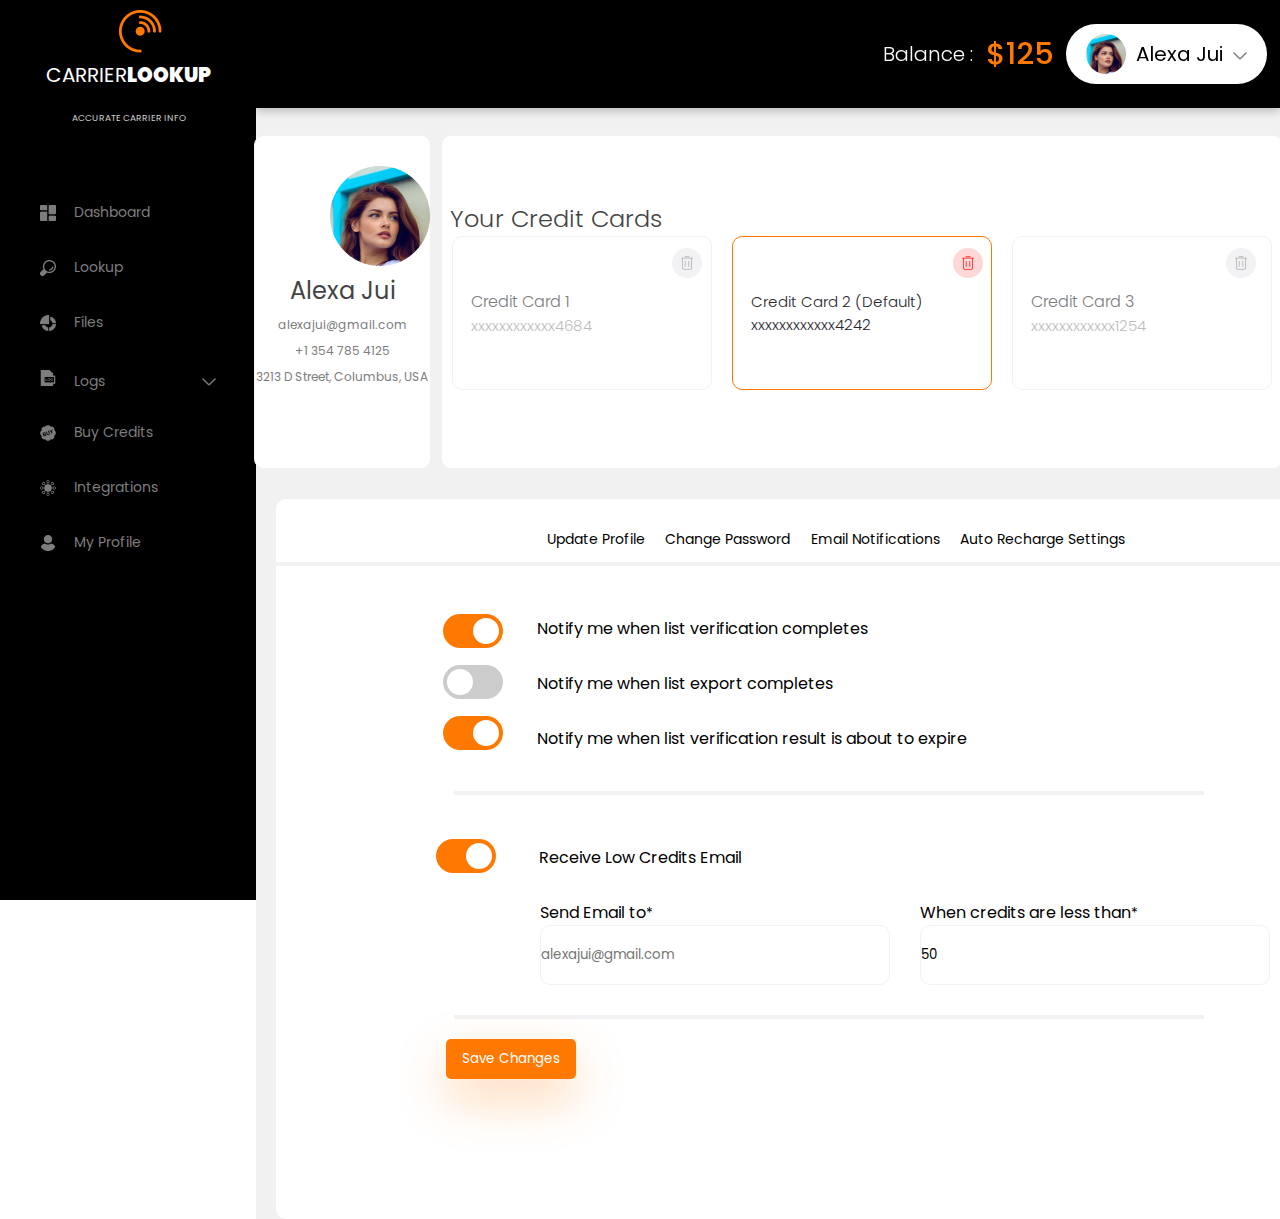
<file: index.html>
<!DOCTYPE html>
<html lang="en">

<head>
    <meta charset="UTF-8">
    <meta http-equiv="X-UA-Compatible" content="IE=edge">
    <meta name="viewport" content="width=device-width, initial-scale=1.0">
    <link href="https://fonts.googleapis.com/css2?family=Joan&family=Merriweather:ital@1&display=swap" rel="stylesheet">
    <link rel="stylesheet" href="css/styles.css">
    <title>User Panel</title>
    <style>
        @import url('https://fonts.googleapis.com/css?family=Poppins:100,200,300,400,500i,900,900i');

    </style>
</head>

<body>
    <div class="side-menu">
        <div class="brand-name">
            <img class="brand-logo" src="assets/icons/Group 6.png" alt="">
            <h1 class="brand-title">CARRIER<span class="lookup">LOOKUP</span></h1>
            <p class="carrier-info-text">ACCURATE CARRIER INFO</p>
        </div>
        <ul class="dashboard-uls">
            <li><img src="assets/icons/dashboard.png" alt="">&nbsp; &nbsp;<span>Dashboard</span> </li>
            <li><img src="assets/icons/Lookup.png" alt="">&nbsp; &nbsp;<span>Lookup</span></li>
            <li><img src="assets/icons/Dailyusage.png" alt="">&nbsp; &nbsp;<span>Files</span> </li>
            <li>
                <div class="log">
                    <div class="logs">
                        <div><img src="assets/icons/log-svgrepo-com 1.png" alt="">&nbsp; &nbsp;<span>Logs</span></div>
                        <div class="mouseover-in-icon"><img src="assets/icons/Vector 97.png" alt=""></div>
                    </div>
                    <div class="new-log">
                        <ul>
                            <li><img src="assets/icons/Single.png" alt="">&nbsp;<span
                                    class="single-lookup-size">Single/Bulk Lookup</span>
                            </li>
                            <li><img src="assets/icons/Dailyusage.png" alt="">&nbsp;<span
                                    class="single-lookup-size">Daily Usages</span>
                            </li>
                        </ul>
                    </div>
                </div>
            </li>
            <li><img src="assets/icons/Buy.png" alt="">&nbsp; &nbsp;<span>Buy Credits</span> </li>
            <li><img src="assets/icons/Integrations.png" alt="">&nbsp; &nbsp;<span>Integrations</span> </li>
            <li><img src="assets/icons/Profile.png" alt="">&nbsp; &nbsp;<span>My Profile</span></li>
        </ul>
    </div>
    <div class="container">
        <div class="header">
            <div class="nav">
                <p class="p-color">Balance : </p>
                <p class="p-color-amount">$125</p>
                <div class="user-dropdown">
                    <img src="assets/icons/unsplash_6W4F62sN_yIprofileImage.png" alt="">
                    <p class="user-name">Alexa Jui</p>
                    <ul>
                        <li>
                            <a href="#">
                                <p><img src="assets/icons//Vector 97.png" alt=""></p>
                            </a>
                            <div class="dropdown__menu">
                                <ul>
                                    <li><a href="#">My Profile</a></li>
                                    <li><a href="#">Add Fund</a></li>
                                    <li><a href="#">API Documentation</a></li>
                                    <li><a href="#">Log Out</a></li>
                                    <button class="logout-btn"><img src="assets/icons/log-out-Regular.png" alt=""> Log
                                        Out</button>
                                </ul>
                            </div>
                        </li>
                    </ul>
                </div>
            </div>
        </div>
        <div class="main-content">
            <div class="content">
                <div class="profile--card">
                    <img src="assets/icons/unsplash_6W4F62sN_yI.png" alt="">
                    <h2>Alexa Jui</h2>
                    <p>alexajui@gmail.com</p>
                    <p>+1 354 785 4125</p>
                    <p>3213 D Street, Columbus, USA</p>
                </div>
                <div class="main-cards-div">
                    <h2>Your Credit Cards</h2>
                    <div class="credit-cards-main">
                        <div class="credit--card">
                            <div class="same-card">
                                <h3 class="same-card-title">Credit Card 1</h3>
                                <p class="same-card-num">xxxxxxxxxxxx4684</p>
                            </div>
                            <img src="assets/icons/Trash.png" alt="">
                        </div>
                        <div class="different-credit--card">
                            <div class="different-card">
                                <h3 class="different-card-title">Credit Card 2 (Default)</h3>
                                <p class="different-card-num">xxxxxxxxxxxx4242</p>
                            </div>
                            <img src="assets/icons/Trashcolored.png" alt="">
                        </div>
                        <div class="credit--card">
                            <div class="same-card">
                                <h3 class="same-card-title">Credit Card 3</h3>
                                <p class="same-card-num">xxxxxxxxxxxx1254</p>
                            </div>
                            <img src="assets/icons/Trash.png" alt="">
                        </div>
                    </div>
                </div>
            </div>
        </div>
        <div class="second-main-content">
            <div class="second-content">
                <div class="content-nav">
                    <a href="#hh">Update Profile</a>
                    <a href="#hh">Change Password</a>
                    <a href="#hh">Email Notifications</a>
                    <a href="#hh">Auto Recharge Settings</a>
                </div>
                <hr class="new4">
                <div class="sliders-switches">
                    <div class="swtiches">
                        <div>
                            <label class="switch">
                                <input type="checkbox" checked>
                                <span class="slider round"></span>
                            </label>
                        </div>
                        <div>
                            <label class="switch">
                                <input type="checkbox">
                                <span class="slider round"></span>
                            </label>
                        </div>
                        <div>
                            <label class="switch">
                                <input type="checkbox" checked>
                                <span class="slider round"></span>
                            </label>
                        </div>
                    </div>
                    <div class="slider-texts">
                        <p>Notify me when list verification completes</p>
                        <p>Notify me when list export completes</p>
                        <p>Notify me when list verification result is about to expire</p>
                    </div>
                </div>
                <hr class="new5">
                <div class="form-section">
                    <div class="single-swtich-slide">
                        <div class="swtiches">
                            <div>
                                <label class="switch">
                                    <input type="checkbox" checked>
                                    <span class="slider round"></span>
                                </label>
                            </div>
                        </div>
                        <div class="slider-texts text-paragraph">
                            <p>Receive Low Credits Email</p>
                        </div>
                    </div>
                    <div class="forms">
                        <form>
                            <div class="form-div">
                                <label for="fname">Send Email to<span>*</span></label> <br>
                                <input type="text" placeholder="alexajui@gmail.com" id="fname" name="fname">
                            </div>
                            <div class="form-div">
                                <label for="fname">When credits are less than<span>*</span></label> <br>
                                <input type="text" value="50" id="fname" name="fname">
                            </div>
                        </form>
                    </div>
                </div>
                <hr class="new5">
                <button class="save-btn">Save Changes</button>
            </div>
        </div>
    </div>
    <script>
        const logs = document.querySelectorAll(".log");
        logs.forEach(log => {
            log.addEventListener('click', () => {
                log.classList.toggle("active");
            })
        })
    </script>
</body>

</html>
</file>
<file: css/styles.css>
* {
    margin: 0;
    padding: 0;
    box-sizing: border-box;
    font-family: 'Poppins';

}

html,
body {
    min-height: 100vh;
    overflow-x: hidden;
}

a {
    text-decoration: none;
}

li {
    list-style: none;
}

h1,
h2 {
    color: #444;
}

h3 {
    color: #999;

}

.title {
    display: flex;
    align-items: center;
    justify-content: space-around;
    padding: 15px 10px;
    border-bottom: 2px solid #999;
}

table {
    padding: 10px;
}

th,
td {
    text-align: left;
    padding: 8px;
}
/* Dashboard start */
.side-menu {
    position: fixed;
    background: #000000;
    width: 20vw;
    min-height: 100vh;
    display: flex;
    flex-direction: column;

}

.side-menu li {
    font-size: 24px;
    padding: 10px 40px;
    color: #7D7D7E;
    ;
    display: flex;
    align-items: center;
}

.side-menu li:hover {
    color: #FFFFFF;
}
/* Dashboard end */

/* Nav start*/
.container {
    position: absolute;
    right: 0;
    width: 80vw;
    height: 100vh;
    background: #f1f1f1;
    /* overflow: hidden; */
    flex-wrap: wrap;

}

.container .header {
    position: fixed;
    top: 0;
    right: 0;
    width: 80vw;
    height: 12vh;
    background: black;
    display: flex;
    align-items: center;
    justify-content: center;
    box-shadow: 0 4px 8px 0 rgba(0, 0, 0, 0.2);
    z-index: 1;
}
.nav {
    flex: 2;
    display: flex;
    align-items: center;
    justify-content: space-evenly;
    margin-left: 60%;
}

.user-dropdown {
    background-color: white;
    background: #FFFFFF;
    box-shadow: 0px 10px 20px rgba(0, 0, 0, 0.07);
    border-radius: 45px;
    padding: 10px 20px;
    display: flex;
    align-items: center;
    justify-content: center;
}

.user-dropdown p {
    margin-left: 10px;
}

.p-color {
    color: white;
    font-size: 20px;
    font-weight: 300;
}

.p-color-amount {
    color: white;
    color: #FF7901;
    font-family: 'Poppins';
    font-size: 30px;
    font-weight: 500;
}

.user-name {
    font-size: 20px;
    font-weight: 400;
}

.nav ul {
    list-style: none;
    display: flex;
}

.nav ul li {
    /* padding: 10px 30px; */
    position: relative;
}

.nav ul li:hover .dropdown__menu {
    display: block;
    position: absolute;
    /* left: 0; */
    right: -29px;
    top: 100%;
    width: 200px;
    background: wheat;
    margin-top: 20px;
    background: #FFFFFF;
    /* #F2F2F4 */

    border: 1px solid #F2F2F4;
    box-shadow: 0px 30px 20px -20px rgba(198, 211, 232, 0.2);
    border-radius: 10px;
}

.dropdown__menu ul {
    display: block;
    margin: 10px;
    font-size: 13px;
}

.dropdown__menu ul li {
    width: 150px;
    padding: 10px;

}

.dropdown__menu {
    display: none;
}

.logout-btn {
    border: none;
    display: flex;
    flex-direction: row;
    justify-content: center;
    align-items: center;
    padding: 10px 16px;
    gap: 6px;
    width: 160px;
    height: 48px;
    margin-left: 7px;
    /* left: 20px; */
    top: 229px;
    color: #FF5E5E;
    background: rgba(255, 1, 1, 0.1);
    border-radius: 5px;
}

.dropdown__menu ul li a {
    text-decoration: none;
    color: #7D7D7E;
}
/* Nav end*/

/* Dashboard start */
.brand-title {
    font-size: 20px;
    color: white;
    font-weight: 400;
    height: 10vh;
    text-align: center;
}

.lookup {
    font-weight: 900;
    font-size: 20px;
}

.brand-name {
    margin-top: 10px;
}

.carrier-info-text {
    color: #ffffffd0;
    ;
    font-size: 9px;
    text-align: center;
    margin-top: -38px;
}

.dashboard-uls {
    margin-top: 60px;
}

.brand-logo {
    margin-left: 118px;
}

/** Side accordion start **/
section {
    min-height: 100vh;
    width: 80%;
    margin: 0 auto;
    display: flex;
    flex-direction: column;
    align-items: center;
}

.title {
    font-size: 3rem;
    margin: 2rem 0rem;
}

.new-log {
    max-height: 0;
    overflow: hidden;
    transition: 0.1s;
}

.log.active .new-log {
    max-height: 300px;

}

.logs {
    display: flex;
    justify-content: space-between;
    align-items: center;
}

.single-lookup-size {
    font-size: 9px;
    color: #FFFFFF;

}

span {
    font-size: 14px;
}

.mouseover-in-icon:hover {
    cursor: pointer;
}

/** Side accordion end**/
/* Dashboard end */

/* Content first part nav start */
.profile--card h2,
p {
    text-align: center;
    font-weight: 200px;
}

.profile--card h2 {
    font-weight: 400;
}

.profile--card p {
    color: #7D7D7E;
    font-weight: 400;
    margin-top: 8px;
    font-size: 12px;
}

.profile--card {
    background: white;
    width: 250px;
    height: 334px;
    margin-top: 15vh;
    border: 1px solid #F2F2F4;
    border-radius: 10px;
}

.profile--card img {
    margin-top: 30px;
    margin-left: 75px;
}

.credit--card {
    border: 1px solid #F2F2F4;
    border-radius: 10px;
    background: #FFFFFF;
    width: 260px;
    height: 154px;
    display: grid;
    grid-template-columns: repeat(2, 1fr);
    align-items: center;
    justify-items: flex-start;
    margin: 0 10px;
}

.different-credit--card {
    background: #FFFFFF;
    border: 1px solid #FF7901;
    border-radius: 10px;
    width: 260px;
    height: 154px;
    display: grid;
    grid-template-columns: repeat(2, 1fr);
    align-items: center;
    justify-items: flex-start;
    margin: 0 10px;
}

.credit--card img {
    margin-left: 80px;
    margin-bottom: 100px;
}

.different-credit--card img {
    margin-left: 2px;
    margin-bottom: 100px;
}

.credit-cards-main {
    display: flex;
    justify-content: center;
    align-items: center;

}

.main-cards-div {
    background: white;
    height: 334px;
    margin-top: 15vh;
    margin-left: 10px;
    border: 1px solid #F2F2F4;
    border-radius: 10px;
    justify-content: center;
    align-items: center;
}

.main-cards-div h2 {
    margin-top: 65px;
    margin-left: 8px;
    font-weight: 300;
}

.container .content {
    position: relative;
    background: #f1f1f1;
    display: flex;
    justify-content: center;
    align-items: center;
}

.same-card-title {
    color: #7D7D7E;
    font-weight: 300;
    font-size: 16px;
}

.different-card-title {
    color: #26262E;
    font-weight: 300;
    font-size: 15px;
    width: 200px;
}

.same-card-num {
    color: #BDBDBD;
    font-weight: 300;
    font-size: 15px;
}

.different-card-num {
    color: #26262E;
    font-weight: 300;
    font-size: 15px;
    margin-right: 79px;
}

.same-card {
    margin-left: 18px;
}

.different-card {
    margin-left: 18px;

}
/* Content first part nav end */

/* Content second part nav start*/
.second-main-content {
    background: #f1f1f1;

}

.second-content {
    background: white;
    margin-top: 30px;
    width: 1100px;
    margin-left: 20px;
    min-height: 80vh;
    border-radius: 10px;
}

.content-nav {
    display: flex;
    align-items: center;
    justify-content: space-evenly;
    width: 600px;
    margin-left: 260px;
    margin-top: 30px;
    margin-bottom: 12px;
}

.content-nav a {
    margin-top: 30px;
    position: relative;
    text-decoration: none;
    padding: 0 10px;
    text-decoration: none;
    color: black;
    font-size: 14px;
    font-weight: 400;
}

.content-nav a::after {
    content: "";
    position: absolute;
    background-color: #FF7901;
    height: 3px;
    width: 0;
    left: 0;
    bottom: -14px;
}

.content-nav a:hover {
    color: #FF7901;
}

.content-nav a:hover:after {
    width: 100%;
    transition: 0.3s;
}

hr.new4 {
    border: 2px solid #F2F2F4;
}

/* Toggle swtiches start */
.sliders-switches {
    display: flex;
    align-items: center;
    justify-content: space-evenly;
    width: 530px;
    margin-left: 164px;
    margin-top: 20px;
}

.slider-texts p {
    text-align: start;
    margin-top: 30px;
    margin-bottom: 10px;
    margin-left: 30px;
}

.switch {
    position: relative;
    display: inline-block;
    width: 60px;
    height: 34px;
    margin-top: 17px;
}

.switch input {
    opacity: 0;
    width: 0;
    height: 0;
}

.slider {
    position: absolute;
    cursor: pointer;
    top: 0;
    left: 0;
    right: 0;
    bottom: 0;
    background-color: #ccc;
    -webkit-transition: .4s;
    transition: .4s;
}

.slider:before {
    position: absolute;
    content: "";
    height: 26px;
    width: 26px;
    left: 4px;
    bottom: 4px;
    background-color: white;
    -webkit-transition: .4s;
    transition: .4s;
}

input:checked+.slider {
    background: #FF7901;
}

input:focus+.slider {
    box-shadow: 0 0 1px #2196F3;
}

input:checked+.slider:before {
    -webkit-transform: translateX(26px);
    -ms-transform: translateX(26px);
    transform: translateX(26px);
}

/* Rounded sliders */
.slider.round {
    border-radius: 34px;
}

.slider.round:before {
    border-radius: 50%;
}

hr.new5 {
    border: 2px solid #F2F2F4;
    width: 750px;
    margin-left: 178px;
    margin-top: 30px;
}

.single-swtich-slide {
    display: flex;
    align-items: center;
    justify-content: space-evenly;
    width: 330px;
    margin-left: 148px;
    margin-top: 20px;
}

form input {
    border: 1px solid #F2F2F4;
    border-radius: 10px;
    width: 350px;
    height: 60px
}

form {
    display: flex;
    align-items: center;
    justify-content: center;
    margin-left: 128px;
    margin-top: 20px;
}

.form-div {
    margin-left: 30px;
}

.save-btn {
    border: none;
    background: #FF7901;
    box-shadow: 0px 20px 50px rgba(255, 121, 1, 0.3);
    border-radius: 5px;
    padding: 10px 16px;
    color: #FFFFFF;
    margin-top: 20px;
    margin-left: 170px;
}
/* Toggle swtiches end */
/* Content second part nav end*/

/* Media query for tablet start */
@media screen and (max-width:940px) {
    .side-menu li span {
        display: none;
    }

    .side-menu {
        align-items: center;

    }

    .side-menu li img {
        width: 40px;
        height: 40px;
    }

    .mouseover-in-icon {
        display: none;
    }

    /* .brand-logo,carrier-info-text{
        display: none;
    } */
    .brand-logo {
        margin-right: 100px;
    }

    .brand-title {
        font-size: 20px;
    }

    .carrier-info-text {
        font-size: 7px;
        margin-top: -85px;
    }

    .p-color {
        font-size: 20px;
    }

    .p-color-amount {
        font-size: 20px;
    }

    .user-dropdown {
        background-color: white;
        background: #FFFFFF;
        box-shadow: 0px 10px 20px rgba(0, 0, 0, 0.07);
        border-radius: 20px;
        padding: 5px 6px;
        display: flex;
        align-items: center;
        justify-content: center;
        width: 40%;
    }

    .user-name {
        font-size: 10px;
    }

    .nav {
        flex: 2;
        display: flex;
        align-items: center;
        justify-content: space-evenly;
        margin-left: 40%;
    }

    .profile--card {
        width: 600px;
    }

    .profile--card img {
        margin-left: 250px;
    }

    .content {
        flex-direction: column;

    }

    .credit-cards-main {
        flex-direction: column;

    }

    .main-cards-div {
        height: 600px;
        width: 600px;
        margin-top: 2vh;
    }

    .main-cards-div h2 {
        text-align: center;
        margin-bottom: 10px;
    }

    .second-main-content {
        display: flex;
        align-items: center;
        justify-content: center;
    }

    .second-content {
        height: 500px;
        width: 600px;
        margin-left: 0;
    }

    .content-nav {
        width: 600px;
        margin-left: 0px;
        font-size: 6px;
        text-align: center;
    }

    hr.new5 {
        border: 2px solid #F2F2F4;
        width: 100%;
        margin-left: 0px;
        margin-top: 30px;
    }

    form {
        flex-direction: column;
        margin-left: 128px;
        margin-top: 20px;
    }

    .sliders-switches {
        display: flex;
        align-items: center;
        justify-content: space-evenly;
        width: 500px;
        margin-left: 40px;
        margin-top: 20px;
    }

    .single-swtich-slide {
        display: flex;
        align-items: center;
        justify-content: space-evenly;
        width: 330px;
        margin-left: 24px;
        margin-top: 20px;
    }

    .text-paragraph p {
        margin-left: 20px;
    }

    form {
        flex-direction: column;
        margin-left: -30px;
        margin-top: 20px;
    }

    .second-content {
        min-height: 800px;
    }

}
/* Media query for tablet end */

/* Media query for mobile start */
@media screen and (max-width:536px) {
    .brand-name h1 {
        font-size: 15px;
    }

    .container .content .cards {
        justify-content: center;

    }

    .side-menu li img {
        width: 20px;
        height: 20px;
        margin-left: 40%;
    }

    .dashboard-uls {
        margin-top: 100px;
    }

    .container .content .content-2 .recent-payments table th:nth-child(2),
    .container .content .content-2 .recent-payments table td:nth-child(2) {
        display: none;
    }

    .p-color {
        font-size: 10px;
    }

    .p-color-amount {
        font-size: 10px;
    }

    .container {
        overflow: scroll;
    }

    .container .header {
        position: fixed;
        top: 0;
        right: 0;
        width: 100vw;
        height: 12vh;
        background: black;
        display: flex;
        align-items: center;
        justify-content: center;
        box-shadow: 0 4px 8px 0 rgba(0, 0, 0, 0.2);
        z-index: 1;
    }

    .user-dropdown {
        background-color: white;
        background: #FFFFFF;
        box-shadow: 0px 10px 20px rgba(0, 0, 0, 0.07);
        border-radius: 20px;
        padding: 5px 6px;
        display: flex;
        align-items: center;
        justify-content: center;
        width: 40%;
    }

    .user-name {
        font-size: 10px;
    }

    .nav {
        flex: 2;
        display: flex;
        align-items: center;
        justify-content: space-evenly;
        margin-left: 10%;
    }

    .mouseover-in-icon {
        display: none;
    }

    .logs {
        margin-left: 28%;
    }

    .new-log {
        margin-right: 13%;
    }

    .brand-logo,
    carrier-info-text {
        display: none;
    }

    .content {
        flex-direction: column;
    }

    .credit-cards-main {
        flex-direction: column;
    }

    .credit-cards-main {
        background: white;
        height: 520px;
        margin-top: 4vh;
        margin-left: 10px;
    }

    .main-cards-div {
        background: white;
        height: 334px;
        margin-top: 15vh;
        margin-left: 10px;
        border: 1px solid #F2F2F4;
        border-radius: 10px;
        justify-content: center;
        align-items: center;
    }

    .credit--card {
        margin-top: 10px;
    }

    .different-credit--card {
        margin-top: 10px;
    }

    .profile--card {
        width: 300px;
    }

    .profile--card img {
        margin-left: 100px;
    }

    .main-cards-div {
        height: 700px;
        width: 300px;
        margin-top: 2vh;
        margin-right: 10px;
    }

    .second-content {
        width: 300px;
        margin-left: 0;
        min-height: 780px;
    }

    .content-nav {
        width: 275px;
        margin-left: 5px;
        font-size: 5px;
        text-align: center;
    }
    .content-nav a{
        font-size: 5px;
    }

    .slider-texts p {
        font-size: 8px;
        margin-left: 10px;
    }

    .text-paragraph p {
        margin-left: 0;
    }

    .sliders-switches {
        display: flex;
        align-items: center;
        justify-content: space-evenly;
        width: 200px;
        margin-left: 50px;
        margin-top: 20px;
    }

    hr.new5 {
        border: 2px solid #F2F2F4;
        width: 100%;
        margin-left: 0px;
        margin-top: 30px;
    }

    .single-swtich-slide {
        display: flex;
        align-items: center;
        justify-content: space-evenly;
        width: 200px;
        margin-left: 35px;
        margin-top: 20px;
    }

    form input {
        border: 1px solid #F2F2F4;
        border-radius: 10px;
        width: 35px;
        height: 60px
    }

    form {
        flex-direction: column;
        margin-left: -30px;
        margin-top: 20px;
    }

    .form-div {
        /* margin-left: 30px; */
        margin-top: 10px;
    }

    .form-div label {
        font-size: 10px;
    }

    .form-div input {
        width: 150px;
        height: 40px;
    }

    .save-btn {
        border: none;
        background: #FF7901;
        box-shadow: 0px 20px 50px rgba(255, 121, 1, 0.3);
        border-radius: 5px;
        padding: 10px 16px;
        color: #FFFFFF;
        margin-top: 20px;
        margin-left: 0px;
    }

}
/* Media query for mobile end */
</file>
